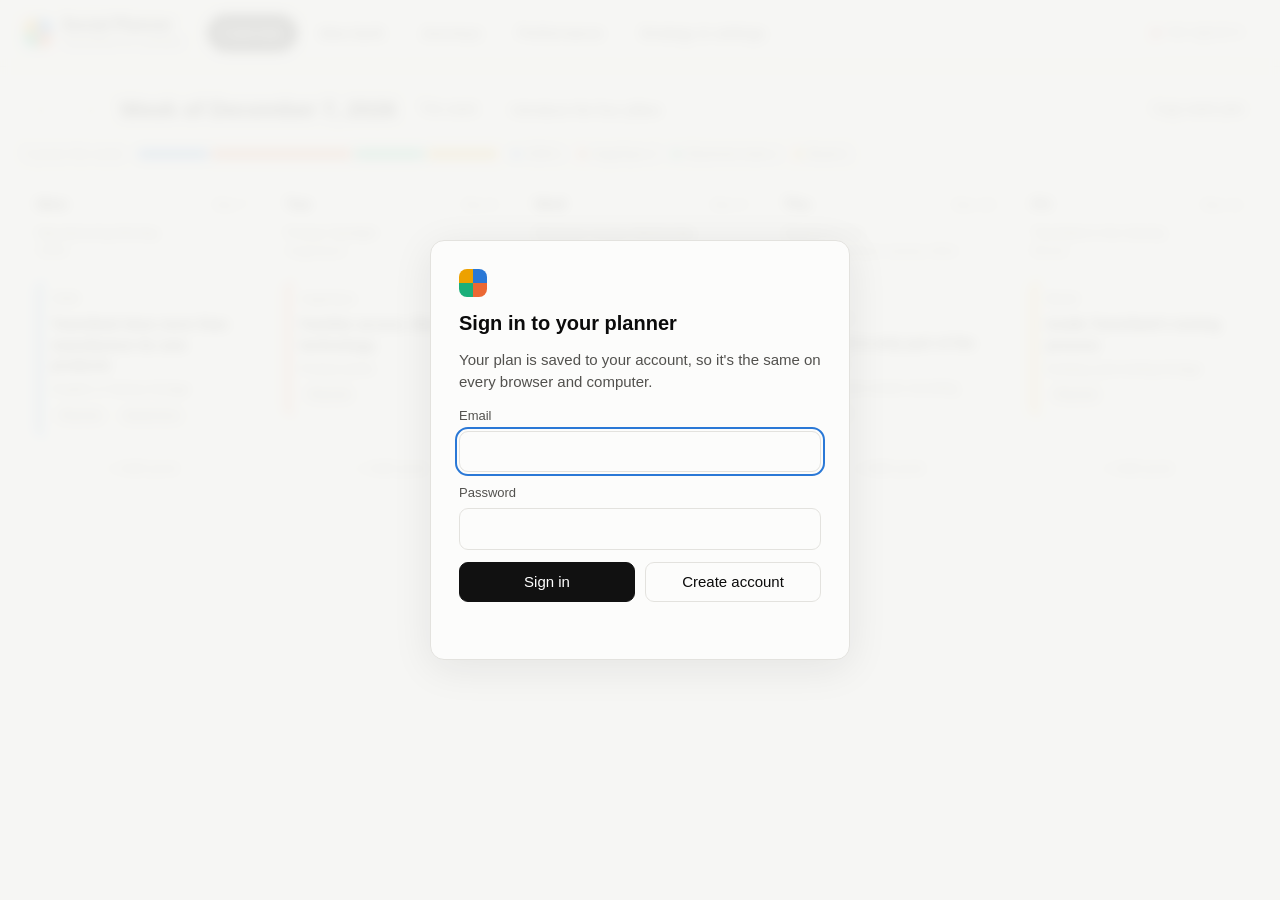
<file: townsteel-social-planner/index.html>
<!doctype html>
<html lang="en">
<head>
  <meta charset="utf-8">
  <meta name="viewport" content="width=device-width, initial-scale=1">
  <title>TownSteel Social Planner</title>
  <meta name="description" content="A LinkedIn content planner built around flexible content pillars: weekly calendar, idea bank, campaign journeys, and performance tracking.">
  <link rel="stylesheet" href="css/styles.css?v=5">
</head>
<body>
  <header class="topbar">
    <div class="brand">
      <span class="brand-mark" aria-hidden="true"></span>
      <div>
        <h1>Social Planner</h1>
        <p class="sub">TownSteel on LinkedIn</p>
      </div>
    </div>
    <nav class="tabs" role="tablist" aria-label="Sections">
      <button class="tab" data-view="calendar" role="tab">Calendar</button>
      <button class="tab" data-view="ideas" role="tab">Idea bank</button>
      <button class="tab" data-view="journeys" role="tab">Journeys</button>
      <button class="tab" data-view="performance" role="tab">Performance</button>
      <button class="tab" data-view="strategy" role="tab">Strategy &amp; settings</button>
    </nav>
    <button class="sync-pill" id="sync-status" data-view="strategy" data-state="local" type="button">This browser only</button>
  </header>

  <main id="app">
    <section id="view-calendar" class="view" hidden></section>
    <section id="view-ideas" class="view" hidden></section>
    <section id="view-journeys" class="view" hidden></section>
    <section id="view-performance" class="view" hidden></section>
    <section id="view-strategy" class="view" hidden></section>
  </main>

  <dialog id="editor" aria-labelledby="editor-title">
    <form id="editor-form" method="dialog"></form>
  </dialog>

  <div id="auth" hidden>
    <div class="auth-card">
      <span class="brand-mark" aria-hidden="true"></span>
      <h2>Sign in to your planner</h2>
      <p class="muted">Your plan is saved to your account, so it's the same on every browser and computer.</p>
      <form id="auth-form">
        <label class="field">Email<input type="email" name="email" autocomplete="email" required></label>
        <label class="field">Password<input type="password" name="password" autocomplete="current-password" required minlength="6"></label>
        <div class="row auth-actions">
          <button class="btn primary" type="submit" value="signin">Sign in</button>
          <button class="btn" type="submit" value="signup">Create account</button>
        </div>
        <p id="auth-msg" role="status" aria-live="polite"></p>
      </form>
    </div>
  </div>

  <div id="toast" role="status" aria-live="polite"></div>
  <div id="tip" role="tooltip"></div>

  <script src="js/config.js?v=5"></script>
  <script src="js/seed.js?v=5"></script>
  <script src="js/cloud.js?v=5"></script>
  <script src="js/app.js?v=5"></script>
</body>
</html>
</file>
<file: townsteel-social-planner/css/styles.css>
/* ---------- Design tokens ---------- */
:root {
  color-scheme: light;
  --bg: #f6f6f4;
  --surface: #fcfcfb;
  --surface-2: #f0efec;
  --border: #e3e2de;
  --text: #0b0b0b;
  --text-2: #52514e;
  --text-3: #7a7974;
  --accent: #111111;
  --accent-text: #ffffff;
  --danger: #c43c3b;
  --focus: #2a78d6;

  /* Pillar color set: 8 validated categorical slots, in a fixed order */
  --c0: #2a78d6; --c1: #eb6834; --c2: #1baf7a; --c3: #eda100;
  --c4: #e87ba4; --c5: #008300; --c6: #6250d6; --c7: #e34948;

  --radius: 14px;
  --radius-sm: 9px;
  --shadow: 0 1px 2px rgba(0,0,0,.04), 0 4px 16px rgba(0,0,0,.04);
  --font: -apple-system, BlinkMacSystemFont, "Segoe UI", Inter, Roboto, Helvetica, Arial, sans-serif;
}
@media (prefers-color-scheme: dark) {
  :root {
    color-scheme: dark;
    --bg: #121211;
    --surface: #1a1a19;
    --surface-2: #242423;
    --border: #33332f;
    --text: #f0efec;
    --text-2: #c3c2b7;
    --text-3: #92918a;
    --accent: #f0efec;
    --accent-text: #111111;
    --danger: #e66767;
    --focus: #3987e5;
    --c0: #3987e5; --c1: #d95926; --c2: #199e70; --c3: #c98500;
    --c4: #d55181; --c5: #008300; --c6: #9085e9; --c7: #e66767;
    --shadow: none;
  }
}

* { box-sizing: border-box; }
html { -webkit-text-size-adjust: 100%; }
body {
  margin: 0;
  background: var(--bg);
  color: var(--text);
  font: 15px/1.45 var(--font);
}
button, input, select, textarea { font: inherit; color: inherit; }
:focus-visible { outline: 2px solid var(--focus); outline-offset: 2px; }
h1, h2, h3, h4 { margin: 0; line-height: 1.2; }
p { margin: 0; }
a { color: var(--focus); }

/* ---------- Top bar ---------- */
.topbar {
  position: sticky; top: 0; z-index: 5;
  display: flex; align-items: center; gap: 24px; flex-wrap: wrap;
  padding: 14px 24px;
  background: color-mix(in srgb, var(--bg) 88%, transparent);
  backdrop-filter: blur(8px);
  border-bottom: 1px solid var(--border);
}
.brand { display: flex; align-items: center; gap: 10px; }
.brand-mark {
  width: 28px; height: 28px; border-radius: 8px;
  background: conic-gradient(var(--c0) 0 25%, var(--c1) 0 50%, var(--c2) 0 75%, var(--c3) 0);
}
.brand h1 { font-size: 16px; font-weight: 650; }
.brand .sub { font-size: 12px; color: var(--text-3); }
.tabs { display: flex; gap: 6px; flex-wrap: wrap; }
.tab, .pill-btn {
  border: 1px solid var(--border); background: var(--surface);
  padding: 7px 14px; border-radius: 999px; cursor: pointer; white-space: nowrap;
}
.tab:hover, .pill-btn:hover { border-color: var(--text-3); }
.tab[aria-selected="true"], .pill-btn.active { background: var(--accent); color: var(--accent-text); border-color: var(--accent); }

main { padding: 24px; max-width: 1400px; margin: 0 auto; }

/* ---------- Generic pieces ---------- */
.card {
  background: var(--surface); border: 1px solid var(--border);
  border-radius: var(--radius); box-shadow: var(--shadow); padding: 20px;
}
.row { display: flex; align-items: center; gap: 10px; flex-wrap: wrap; }
.spread { justify-content: space-between; }
.muted { color: var(--text-2); }
.faint { color: var(--text-3); font-size: 13px; }
.section-head { margin-bottom: 16px; }
.section-head h2 { font-size: 22px; font-weight: 650; }
.section-head p { color: var(--text-2); margin-top: 4px; max-width: 70ch; }
.btn {
  border: 1px solid var(--border); background: var(--surface);
  padding: 8px 14px; border-radius: var(--radius-sm); cursor: pointer;
}
.btn:hover { border-color: var(--text-3); }
.btn.primary { background: var(--accent); color: var(--accent-text); border-color: var(--accent); }
.btn.danger { color: var(--danger); }
.btn.small { padding: 5px 10px; font-size: 13px; }
.btn.ghost { border-color: transparent; background: transparent; }
.icon-btn { border: 1px solid var(--border); background: var(--surface); width: 36px; height: 36px; border-radius: 50%; cursor: pointer; }

.chip {
  display: inline-flex; align-items: center; gap: 6px;
  font-size: 12px; color: var(--text-2); white-space: nowrap;
}
.dot { width: 8px; height: 8px; border-radius: 50%; flex: none; background: var(--pc, var(--text-3)); }
.tag {
  display: inline-block; font-size: 11px; padding: 2px 8px; border-radius: 999px;
  background: var(--surface-2); color: var(--text-2); border: 1px solid var(--border);
}
.tag.st-posted { background: var(--accent); color: var(--accent-text); border-color: var(--accent); }


/* ---------- Calendar ---------- */
.week-bar { display: flex; align-items: center; gap: 12px; flex-wrap: wrap; margin-bottom: 16px; }
.week-bar h2 { font-size: 22px; font-weight: 650; }
.week-focus {
  flex: 1 1 260px; min-width: 0;
  border: 1px dashed var(--border); background: transparent; border-radius: var(--radius-sm);
  padding: 7px 10px; color: var(--text-2);
}
.week-focus:hover, .week-focus:focus { border-style: solid; }
.mix { display: flex; align-items: center; gap: 14px; flex-wrap: wrap; margin-bottom: 16px; }
.mix-bar { display: flex; gap: 2px; height: 8px; flex: 1 1 200px; max-width: 360px; }
.mix-bar span { background: var(--pc); border-radius: 4px; }

.week-grid { display: grid; grid-template-columns: repeat(5, minmax(0, 1fr)); gap: 12px; }
.day {
  background: var(--surface); border: 1px solid var(--border); border-radius: var(--radius);
  padding: 12px; display: flex; flex-direction: column; gap: 10px; min-height: 260px;
}
.day.today { border-color: var(--text-2); }
.day-head { display: flex; justify-content: space-between; align-items: baseline; gap: 6px; }
.day-name { font-weight: 650; }
.day-date { color: var(--text-3); font-size: 13px; }
.day-theme { font-size: 12px; color: var(--text-2); border-bottom: 1px solid var(--border); padding-bottom: 8px; }
.post-card {
  text-align: left; width: 100%;
  border: 1px solid var(--border); border-left: 4px solid var(--pc);
  background: var(--surface); border-radius: var(--radius-sm);
  padding: 10px; cursor: pointer; display: flex; flex-direction: column; gap: 6px;
}
.post-card:hover { border-color: var(--text-3); border-left-color: var(--pc); }
.post-card .title { font-weight: 600; font-size: 14px; }
.post-card .format { font-size: 12px; color: var(--text-2); }
.post-card .meta { display: flex; gap: 6px; flex-wrap: wrap; align-items: center; }
.add-slot {
  border: 1px dashed var(--border); background: transparent; color: var(--text-3);
  border-radius: var(--radius-sm); padding: 8px; cursor: pointer; margin-top: auto;
}
.add-slot:hover { color: var(--text); border-color: var(--text-3); }

/* ---------- Lists (ideas, performance table) ---------- */
.filters { display: flex; gap: 6px; flex-wrap: wrap; margin-bottom: 14px; }
.idea-list { display: grid; grid-template-columns: repeat(auto-fill, minmax(280px, 1fr)); gap: 12px; }
.idea { border-left: 4px solid var(--pc); display: flex; flex-direction: column; gap: 8px; padding: 14px 16px; }
.idea .title { font-weight: 600; }
.idea .actions { display: flex; gap: 6px; margin-top: auto; padding-top: 4px; }
.idea.is-posted { opacity: .75; }
.list-divider { font-size: 15px; font-weight: 600; margin: 24px 0 12px; padding-top: 16px; border-top: 1px solid var(--border); }
.filters + .filters { margin-top: -6px; }
.empty { color: var(--text-3); padding: 24px; text-align: center; border: 1px dashed var(--border); border-radius: var(--radius); }

/* ---------- ODM journey ---------- */
.stages { display: grid; gap: 12px; margin-bottom: 16px; }
.stage { display: flex; flex-direction: column; gap: 10px; }
.stage h3 { font-size: 16px; }
.stage .count { color: var(--text-3); font-weight: 400; }
.stage .item { font-size: 14px; padding: 8px 10px; border: 1px solid var(--border); border-radius: var(--radius-sm); cursor: pointer; background: var(--surface); text-align: left; }
.stage .item:hover { border-color: var(--text-3); }
.stage .item small { display: block; color: var(--text-3); }
.checklist label { display: flex; gap: 10px; align-items: flex-start; padding: 8px 0; border-bottom: 1px solid var(--border); cursor: pointer; }
.checklist label:last-child { border-bottom: 0; }
.checklist input { margin-top: 3px; width: 16px; height: 16px; flex: none; accent-color: var(--accent); }
.checklist .done span { color: var(--text-3); text-decoration: line-through; }

/* ---------- Performance ---------- */
.kpis { display: grid; grid-template-columns: repeat(4, minmax(0, 1fr)); gap: 12px; margin-bottom: 16px; }
.kpi .label { font-size: 13px; color: var(--text-2); }
.kpi .value { font-size: 28px; font-weight: 650; margin-top: 4px; font-variant-numeric: tabular-nums; }
.kpi .note { font-size: 12px; color: var(--text-3); margin-top: 2px; }
.charts { display: grid; grid-template-columns: repeat(2, minmax(0, 1fr)); gap: 12px; margin-bottom: 16px; }
.chart h3 { font-size: 15px; font-weight: 600; }
.chart .faint { margin: 2px 0 14px; }
.hbar { display: grid; grid-template-columns: 120px 1fr 64px; align-items: center; gap: 10px; padding: 5px 0; cursor: default; }
.hbar .name { font-size: 13px; color: var(--text-2); overflow: hidden; text-overflow: ellipsis; white-space: nowrap; }
.hbar .track { height: 22px; position: relative; border-left: 1px solid var(--border); }
.hbar .fill { height: 100%; background: var(--pc); border-radius: 0 4px 4px 0; min-width: 2px; }
.hbar .val { font-size: 13px; text-align: right; font-variant-numeric: tabular-nums; }
.hbar:hover .fill { filter: brightness(1.08); }
.table-wrap { overflow-x: auto; }
table { width: 100%; border-collapse: collapse; font-size: 14px; }
th, td { text-align: left; padding: 9px 10px; border-bottom: 1px solid var(--border); white-space: nowrap; }
th { font-size: 12px; color: var(--text-2); font-weight: 600; }
td.num, th.num { text-align: right; font-variant-numeric: tabular-nums; }
td.title-cell { white-space: normal; min-width: 220px; }
tr.clickable { cursor: pointer; }
tr.clickable:hover td { background: var(--surface-2); }
.grid-2 { display: grid; grid-template-columns: repeat(2, minmax(0, 1fr)); gap: 12px; }

/* ---------- Strategy & settings ---------- */
.pillar-cards { display: grid; grid-template-columns: repeat(2, minmax(0, 1fr)); gap: 12px; margin-bottom: 16px; }
.pillar-card { border-top: 4px solid var(--pc); }
.pillar-card h3 { font-size: 16px; margin-bottom: 4px; }
.pillar-card dl { margin: 10px 0 0; display: grid; gap: 6px; font-size: 14px; }
.pillar-card dt { font-size: 12px; color: var(--text-3); }
.pillar-card dd { margin: 0; color: var(--text-2); }
.theme-row { display: grid; grid-template-columns: 40px 1.3fr 1fr 1fr; gap: 8px; align-items: center; padding: 8px 0; border-bottom: 1px solid var(--border); }
.theme-row:last-child { border-bottom: 0; }
.rules li { margin-bottom: 6px; color: var(--text-2); }

/* ---------- Forms & dialog ---------- */
label.field { display: flex; flex-direction: column; gap: 5px; font-size: 13px; color: var(--text-2); }
input[type="text"], input[type="url"], input[type="date"], input[type="number"], select, textarea {
  width: 100%; border: 1px solid var(--border); background: var(--surface); border-radius: var(--radius-sm);
  padding: 8px 10px; color: var(--text); font-size: 14px;
}
textarea { resize: vertical; min-height: 90px; }
dialog {
  border: 1px solid var(--border); border-radius: var(--radius); padding: 0;
  width: min(680px, calc(100vw - 32px)); max-height: calc(100vh - 32px);
  background: var(--surface); color: var(--text);
}
dialog::backdrop { background: rgba(0,0,0,.35); }
.dlg-head { display: flex; justify-content: space-between; align-items: center; padding: 16px 20px; border-bottom: 1px solid var(--border); position: sticky; top: 0; background: var(--surface); z-index: 1; }
.dlg-head h2 { font-size: 17px; }
.dlg-body { padding: 18px 20px; display: grid; gap: 14px; }
.dlg-foot { display: flex; gap: 8px; justify-content: space-between; flex-wrap: wrap; padding: 14px 20px; border-top: 1px solid var(--border); position: sticky; bottom: 0; background: var(--surface); }
.form-2 { display: grid; grid-template-columns: 1fr 1fr; gap: 12px; }
.form-3 { display: grid; grid-template-columns: repeat(3, 1fr); gap: 12px; }
fieldset { border: 1px solid var(--border); border-radius: var(--radius-sm); padding: 12px 14px 14px; margin: 0; }
legend { font-size: 13px; font-weight: 600; padding: 0 6px; }
.counter { font-size: 12px; color: var(--text-3); text-align: right; }
.counter.warn { color: var(--danger); }

#toast {
  position: fixed; left: 50%; bottom: 24px; transform: translateX(-50%) translateY(20px);
  background: var(--accent); color: var(--accent-text); padding: 10px 16px; border-radius: 999px;
  opacity: 0; pointer-events: none; transition: .2s; font-size: 14px; z-index: 50;
}
#toast.show { opacity: 1; transform: translateX(-50%) translateY(0); }
#tip {
  position: fixed; z-index: 60; pointer-events: none; opacity: 0;
  background: var(--surface); color: var(--text); border: 1px solid var(--border);
  border-radius: var(--radius-sm); padding: 8px 10px; font-size: 13px; box-shadow: 0 4px 16px rgba(0,0,0,.12);
  max-width: 240px;
}
#tip.show { opacity: 1; }
#tip b { display: block; margin-bottom: 2px; }

/* ---------- Flexible settings ---------- */
.pillar-card .card-actions { display: flex; gap: 4px; flex-wrap: wrap; margin-top: 12px; }
.pillar-card.archived { opacity: .6; }
.swatches { display: flex; gap: 8px; flex-wrap: wrap; }
.swatch { position: relative; }
.swatch input { position: absolute; opacity: 0; inset: 0; cursor: pointer; }
.swatch span { display: block; width: 30px; height: 30px; border-radius: 50%; background: var(--pc); border: 3px solid var(--surface); box-shadow: 0 0 0 1px var(--border); }
.swatch input:checked + span { box-shadow: 0 0 0 2px var(--text); }
.swatch input:focus-visible + span { outline: 2px solid var(--focus); outline-offset: 2px; }
.swatch.used span::after { content: ""; position: absolute; right: -2px; top: -2px; width: 9px; height: 9px; border-radius: 50%; background: var(--text-3); border: 2px solid var(--surface); }
.chip-list { display: flex; gap: 6px; flex-wrap: wrap; margin-bottom: 10px; }
.chip-edit { display: inline-flex; align-items: center; gap: 4px; padding: 4px 6px 4px 10px; border: 1px solid var(--border); border-radius: 999px; font-size: 13px; background: var(--surface); }
.chip-edit button { border: 0; background: transparent; cursor: pointer; color: var(--text-3); padding: 0 4px; font-size: 13px; }
.chip-edit button:hover { color: var(--danger); }
.chip-edit.locked { padding-right: 10px; }
.add-row { display: flex; gap: 8px; }
.add-row input { flex: 1; min-width: 0; }
.check-item { display: flex; gap: 10px; align-items: flex-start; padding: 8px 0; border-bottom: 1px solid var(--border); }
.check-item label { display: flex; gap: 10px; align-items: flex-start; flex: 1; cursor: pointer; }
.check-item input[type=checkbox] { margin-top: 3px; width: 16px; height: 16px; flex: none; accent-color: var(--accent); }
.check-item.done label span { color: var(--text-3); text-decoration: line-through; }
.check-item .x { border: 0; background: transparent; color: var(--text-3); cursor: pointer; }
.check-item .x:hover { color: var(--danger); }
.journey { margin-bottom: 32px; }
.journey-head { display: flex; align-items: center; gap: 10px; margin-bottom: 12px; flex-wrap: wrap; }
.journey-head h3 { font-size: 18px; }
.stages { grid-template-columns: repeat(var(--n, 3), minmax(0, 1fr)); }
.stage-notes { display: grid; gap: 8px; }
.stage-note-row { display: grid; grid-template-columns: 120px 1fr; gap: 8px; align-items: center; font-size: 13px; }

/* ---------- Cloud sync ---------- */
.sync-pill {
  margin-left: auto; display: inline-flex; align-items: center; gap: 7px;
  border: 1px solid var(--border); background: var(--surface); color: var(--text-2);
  padding: 6px 12px; border-radius: 999px; font-size: 13px; cursor: pointer; white-space: nowrap;
}
.sync-pill::before { content: ""; width: 8px; height: 8px; border-radius: 50%; background: var(--text-3); }
.sync-pill[data-state="synced"]::before { background: var(--c2); }
.sync-pill[data-state="saving"]::before { background: var(--c0); }
.sync-pill[data-state="offline"]::before, .sync-pill[data-state="local"]::before { background: var(--c3); }
.sync-pill[data-state="error"]::before, .sync-pill[data-state="signed-out"]::before { background: var(--danger); }
#auth {
  position: fixed; inset: 0; z-index: 40; display: grid; place-items: center; padding: 16px;
  background: color-mix(in srgb, var(--bg) 92%, transparent); backdrop-filter: blur(6px);
}
#auth[hidden] { display: none; }
body.locked { overflow: hidden; }
.auth-card {
  width: min(420px, 100%); background: var(--surface); border: 1px solid var(--border);
  border-radius: var(--radius); box-shadow: 0 8px 40px rgba(0,0,0,.08); padding: 28px; display: grid; gap: 14px;
}
.auth-card h2 { font-size: 20px; }
.auth-card form { display: grid; gap: 12px; }
.auth-card input { width: 100%; border: 1px solid var(--border); background: var(--surface); border-radius: var(--radius-sm); padding: 9px 10px; color: var(--text); font-size: 15px; }
.auth-actions .btn { flex: 1; }
#auth-msg { font-size: 14px; color: var(--text-2); min-height: 1.2em; }
#auth-msg.error { color: var(--danger); }

/* ---------- Responsive ---------- */
@media (max-width: 1000px) {
  .week-grid { grid-template-columns: repeat(2, minmax(0, 1fr)); }
  .kpis { grid-template-columns: repeat(2, minmax(0, 1fr)); }
  .charts, .grid-2, .pillar-cards { grid-template-columns: 1fr; }
  .stages { grid-template-columns: repeat(2, minmax(0, 1fr)); }
}
@media (max-width: 640px) {
  .topbar { padding: 12px 16px; gap: 12px; }
  .sync-pill { position: absolute; top: 14px; right: 16px; }
  .topbar { position: sticky; }
  .tabs { flex-wrap: nowrap; overflow-x: auto; width: 100%; padding-bottom: 2px; }
  main { padding: 16px; }
  .week-grid, .stages { grid-template-columns: 1fr; }
  .day { min-height: 0; }
  .stage-note-row { grid-template-columns: 1fr; }
  .form-2, .form-3 { grid-template-columns: 1fr; }
  .theme-row { grid-template-columns: 40px 1fr; }
  .theme-row > :nth-child(n+3) { grid-column: 2; }
  .theme-row.faint { display: none; }
  .hbar { grid-template-columns: 90px 1fr 56px; }
}
@media print {
  .topbar, .add-slot, .week-bar button { display: none; }
}
</file>
